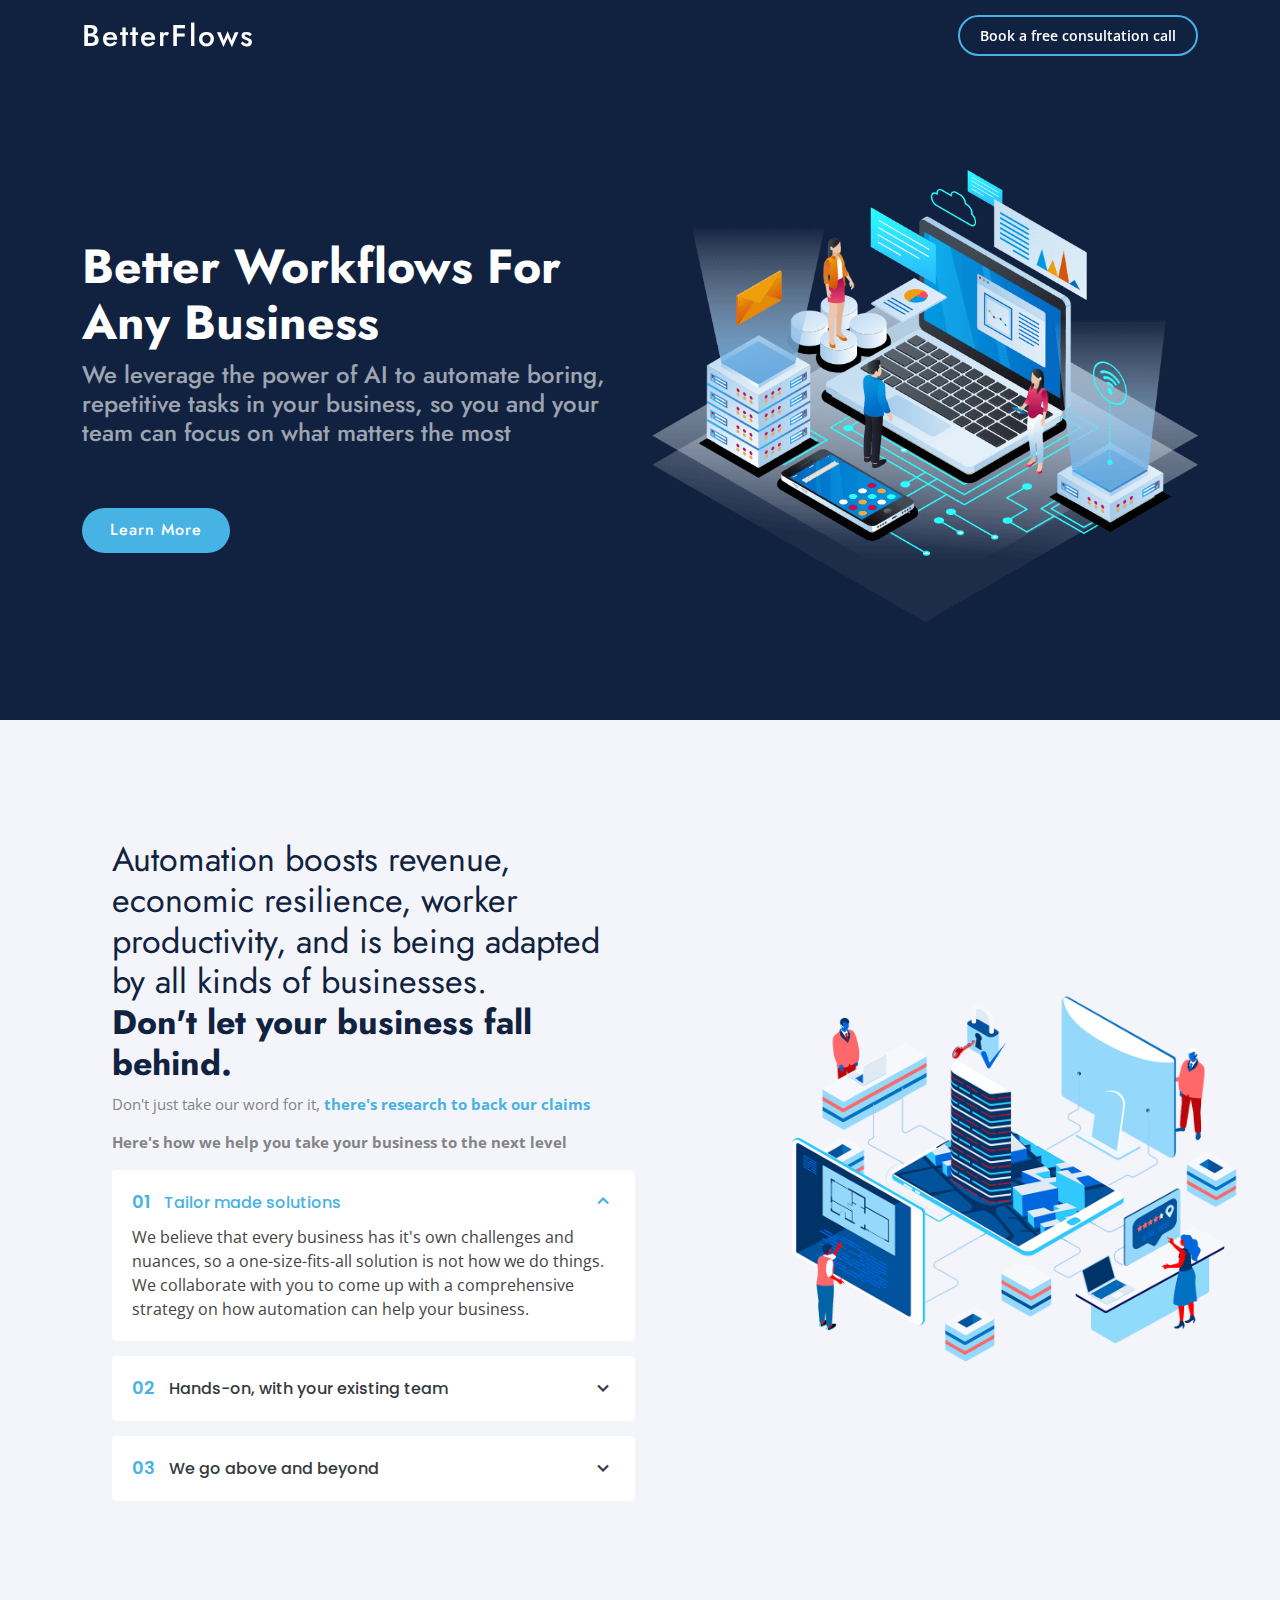
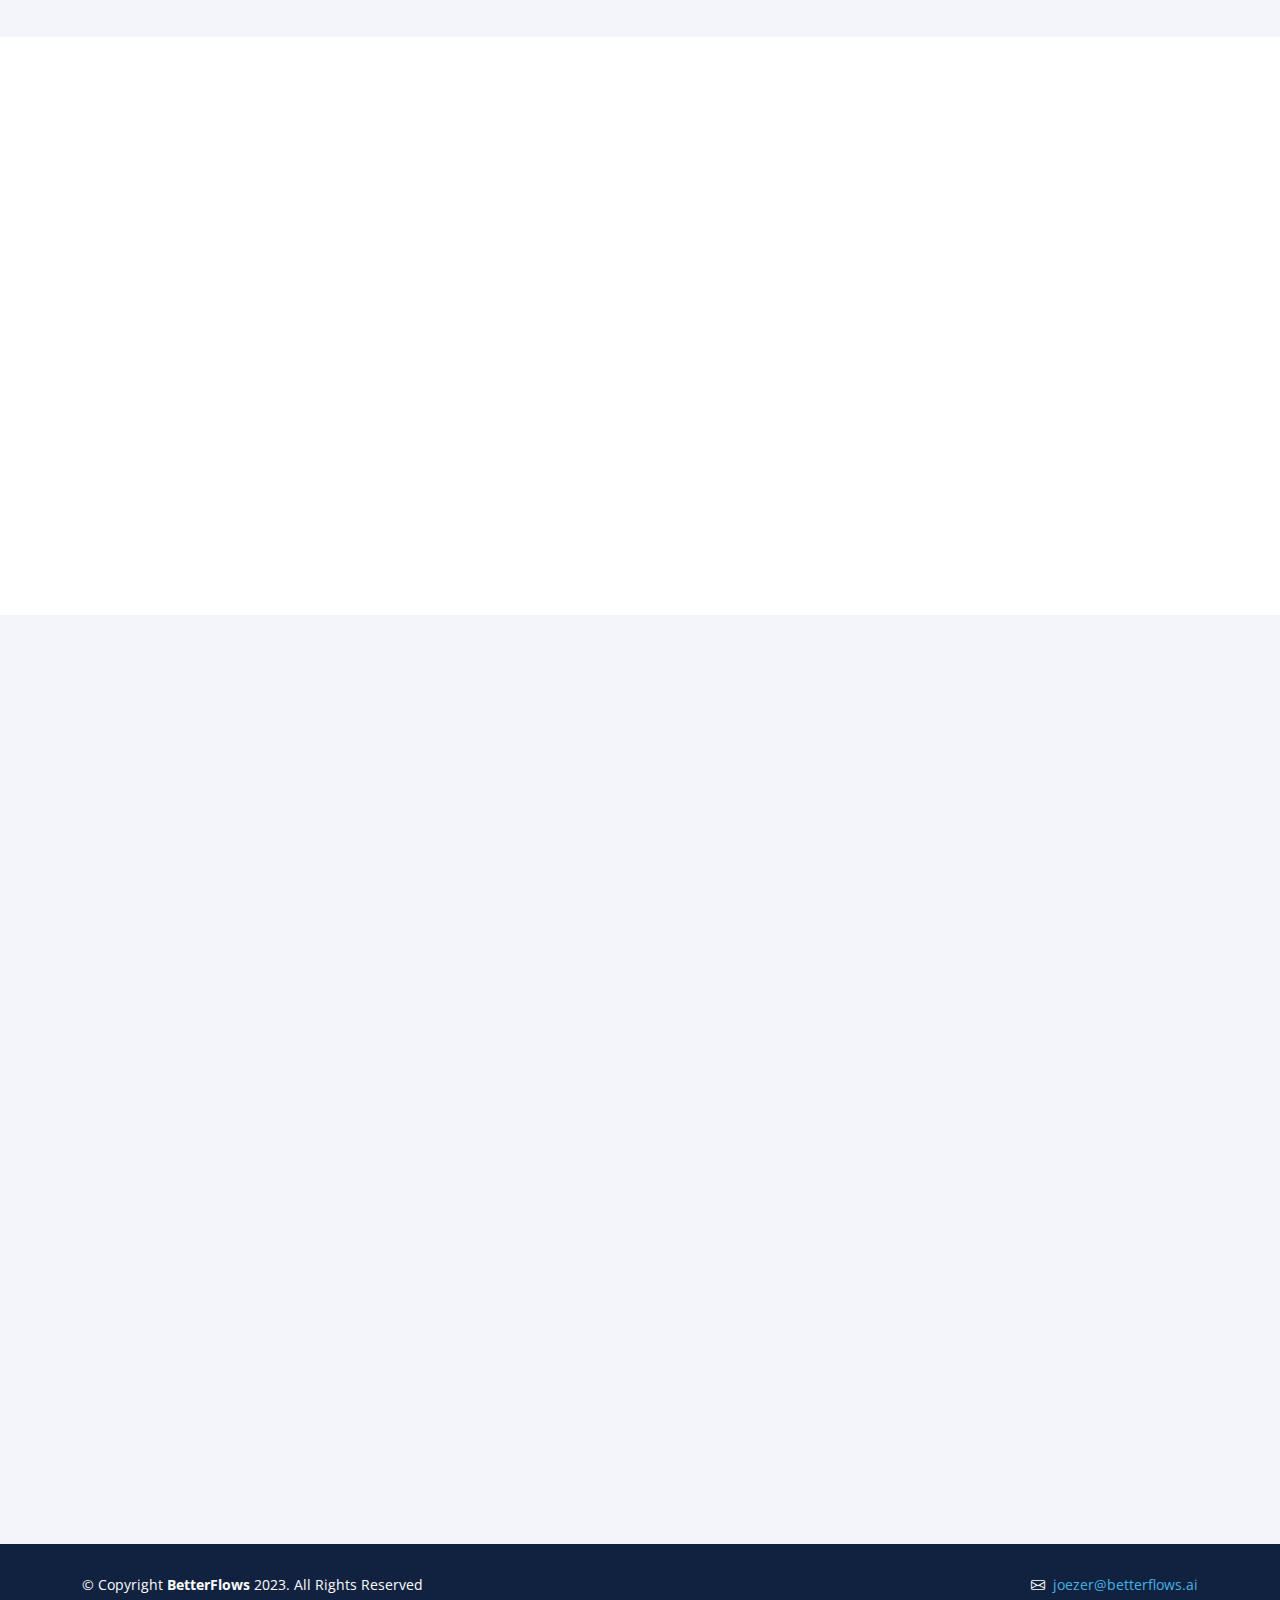
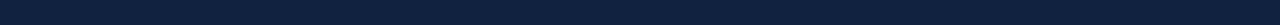
<file: index.html>
<!DOCTYPE html>
<html lang="en">

<head>
  <meta charset="utf-8">
  <meta content="width=device-width, initial-scale=1.0" name="viewport">

  <title>BetterFlows - Automation for every business</title>
  <meta content="" name="description">
  <meta content="" name="keywords">

  <!-- Favicons -->
  <link href="assets/img/favicon.png" rel="icon">
  <link href="assets/img/apple-touch-icon.png" rel="apple-touch-icon">

  <!-- Google Fonts -->
  <link href="https://fonts.googleapis.com/css?family=Open+Sans:300,300i,400,400i,600,600i,700,700i|Jost:300,300i,400,400i,500,500i,600,600i,700,700i|Poppins:300,300i,400,400i,500,500i,600,600i,700,700i" rel="stylesheet">

  <!-- Vendor CSS Files -->
  <link href="assets/vendor/aos/aos.css" rel="stylesheet">
  <link href="assets/vendor/bootstrap/css/bootstrap.min.css" rel="stylesheet">
  <link href="assets/vendor/bootstrap-icons/bootstrap-icons.css" rel="stylesheet">
  <link href="assets/vendor/boxicons/css/boxicons.min.css" rel="stylesheet">
  <link href="assets/vendor/glightbox/css/glightbox.min.css" rel="stylesheet">
  <link href="assets/vendor/remixicon/remixicon.css" rel="stylesheet">
  <link href="assets/vendor/swiper/swiper-bundle.min.css" rel="stylesheet">

  <!-- Template Main CSS File -->
  <link href="assets/css/style.css" rel="stylesheet">
</head>

<body>

  <!-- ======= Header ======= -->
  <header id="header" class="fixed-top ">
    <div class="container d-flex align-items-center">

      <h1 class="logo me-auto"><a href="index.html">BetterFlows</a></h1>
      <nav id="navbar" class="navbar">
        <ul>
          <li><a class="getstarted scrollto" href="#scheduleCall">Book a free consultation call</a></li>
        </ul>
        <i class="bi bi-list mobile-nav-toggle"></i>
      </nav><!-- .navbar -->

    </div>
  </header><!-- End Header -->

  <!-- ======= Hero Section ======= -->
  <section id="hero" class="d-flex align-items-center">

    <div class="container">
      <div class="row">
        <div class="col-lg-6 d-flex flex-column justify-content-center pt-4 pt-lg-0 order-2 order-lg-1" data-aos="fade-up" data-aos-delay="200">
          <h1>Better Workflows For Any Business</h1>
          <h2>We leverage the power of AI to automate boring, repetitive tasks in your business, so you and your team can focus on what matters the most</h2>
          <div class="d-flex justify-content-center justify-content-lg-start">
            <a href="#why-us" class="btn-get-started scrollto">Learn More</a>
          </div>
        </div>
        <div class="col-lg-6 order-1 order-lg-2 hero-img" data-aos="zoom-in" data-aos-delay="200">
          <img src="assets/img/hero-img.png" class="img-fluid animated" alt="">
        </div>
      </div>
    </div>

  </section><!-- End Hero -->

  <main id="main">
    <!-- ======= Why Us Section ======= -->
    <section id="why-us" class="why-us section-bg">
      <div class="container-fluid" data-aos="fade-up">

        <div class="row">

          <div class="col-lg-7 d-flex flex-column justify-content-center align-items-stretch  order-2 order-lg-1">

            <div class="content">
              <h3>
                Automation boosts revenue, economic resilience, worker productivity, and is being adapted by all kinds of businesses.
                <br />
                <strong>
                  Don't let your business fall behind.
                </strong>
              </h3>
              <p>
                  Don't just take our word for it, <strong><a target="_blank" href="https://www.businesswire.com/news/home/20211116005688/en/New-Study-Finds-Automation-Adds-195-Billion-to-Monthly-Business-Revenue-in-the-U.S.-and-%C2%A314-Billion-in-the-UK">there's research to back our claims</a></strong>
              </p>
              <p>
                <strong>
                  Here's how we help you take your business to the next level
                </strong>
              </p>
            </div>

            <div class="accordion-list">
              <ul>
                <li>
                  <a data-bs-toggle="collapse" class="collapse" data-bs-target="#accordion-list-1"><span>01</span> Tailor made solutions <i class="bx bx-chevron-down icon-show"></i><i class="bx bx-chevron-up icon-close"></i></a>
                  <div id="accordion-list-1" class="collapse show" data-bs-parent=".accordion-list">
                    <p>
                      We believe that every business has it's own challenges and nuances, so a one-size-fits-all solution is not how we do things. We collaborate with you to come up with a comprehensive strategy on how automation can help your business.
                    </p>
                  </div>
                </li>

                <li>
                  <a data-bs-toggle="collapse" data-bs-target="#accordion-list-2" class="collapsed"><span>02</span> Hands-on, with your existing team <i class="bx bx-chevron-down icon-show"></i><i class="bx bx-chevron-up icon-close"></i></a>
                  <div id="accordion-list-2" class="collapse" data-bs-parent=".accordion-list">
                    <p>
                      We are friendly and resourceful, and we will work with your team to identify and address redundant and time consuming tasks to build operational excellence.
                    </p>
                  </div>
                </li>

                <li>
                  <a data-bs-toggle="collapse" data-bs-target="#accordion-list-3" class="collapsed"><span>03</span> We go above and beyond <i class="bx bx-chevron-down icon-show"></i><i class="bx bx-chevron-up icon-close"></i></a>
                  <div id="accordion-list-3" class="collapse" data-bs-parent=".accordion-list">
                    <p>
                      We are not fazed by challenges, we love them. We dig deep into our chest of expertise and creativity to simplify and automate even the most tangled of workflows.
                    </p>
                  </div>
                </li>
              </ul>
            </div>
          </div>
          <div class="col-lg-5 align-items-stretch order-1 order-lg-2 img" style='background-image: url("assets/img/why-us.png");' data-aos="zoom-in" data-aos-delay="150">&nbsp;</div>
        </div>

      </div>
    </section><!-- End Why Us Section -->

    <!-- ======= Services Section ======= -->
    <section id="services" class="services">
      <div class="container" data-aos="fade-up">

        <div class="section-title">
          <h2>Services</h2>
        </div>

        <div class="row">
          <div class="col-xl-3 col-md-6 d-flex align-items-stretch" data-aos="zoom-in" data-aos-delay="100">
            <div class="icon-box">
              <h4 class="accent-text">Workflow Analysis & Optimization</h4>
              <p>We streamline complex workflows, identify bottlenecks, and implement customized automation solutions for increased efficiency.</p>
            </div>
          </div>

          <div class="col-xl-3 col-md-6 d-flex align-items-stretch mt-4 mt-md-0" data-aos="zoom-in" data-aos-delay="200">
            <div class="icon-box">
              <h4 class="accent-text">Intelligent Process Automation (IPA)</h4>
              <p>We combine RPA and AI to create advanced bots capable of handling intricate tasks and data integration across multiple systems</p>
            </div>
          </div>

          <div class="col-xl-3 col-md-6 d-flex align-items-stretch mt-4 mt-xl-0" data-aos="zoom-in" data-aos-delay="400">
            <div class="icon-box">
              <h4 class="accent-text">Customer Engagement Automation</h4>
              <p>We enhance customer interactions and support through AI-powered chatbots, personalized messaging, and automated customer feedback systems</p>
            </div>
          </div>

          <div class="col-xl-3 col-md-6 d-flex align-items-stretch mt-4 mt-xl-0" data-aos="zoom-in" data-aos-delay="300">
            <div class="icon-box">
              <h4 class="accent-text">AI-Driven Customer Retention & Lead Generation</h4>
              <p>We leverage AI tools for personalized engagement and predictive analytics to retain customers and generate high-quality leads</p>
            </div>
          </div>
        </div>
      </div>
    </section><!-- End Services Section -->

    <!-- ======= Contact Section ======= -->
    <section id="scheduleCall" class="contact section-bg">
      <div class="container" data-aos="fade-up">
        <div class="section-title">
          <h2>Schedule a free call with us</h2>
          <p></p>
        </div>

        <div class="row">
          <!-- Calendly inline widget begin -->
            <div class="calendly-inline-widget" data-url="https://calendly.com/betterflows/30-minute-introduction-call?hide_event_type_details=1&hide_gdpr_banner=1" style="min-width:320px;height:700px;"></div>
            <script type="text/javascript" src="https://assets.calendly.com/assets/external/widget.js" async></script>
          <!-- Calendly inline widget end -->
        </div>

      </div>
    </section>
    <!-- End Contact Section -->

  </main><!-- End #main -->

  <!-- ======= Footer ======= -->
  <footer id="footer">
    <div class="container footer-bottom">
      <div class="copyright">
        &copy; Copyright <strong><span>BetterFlows</span></strong> 2023. All Rights Reserved
      </div>
      <div>
        <i class="bi bi-envelope"></i>&nbsp;
        <a href="mailto:joezer@betterflows.ai">joezer@betterflows.ai</a>
      </div>
    </div>
  </footer><!-- End Footer -->

  <div id="preloader"></div>
  <!-- Vendor JS Files -->
  <script src="assets/vendor/aos/aos.js"></script>
  <script src="assets/vendor/bootstrap/js/bootstrap.bundle.min.js"></script>
  <script src="assets/vendor/glightbox/js/glightbox.min.js"></script>
  <script src="assets/vendor/isotope-layout/isotope.pkgd.min.js"></script>
  <script src="assets/vendor/swiper/swiper-bundle.min.js"></script>
  <script src="assets/vendor/waypoints/noframework.waypoints.js"></script>
  <script src="assets/vendor/php-email-form/validate.js"></script>

  <!-- Template Main JS File -->
  <script src="assets/js/main.js"></script>

</body>

</html>
</file>
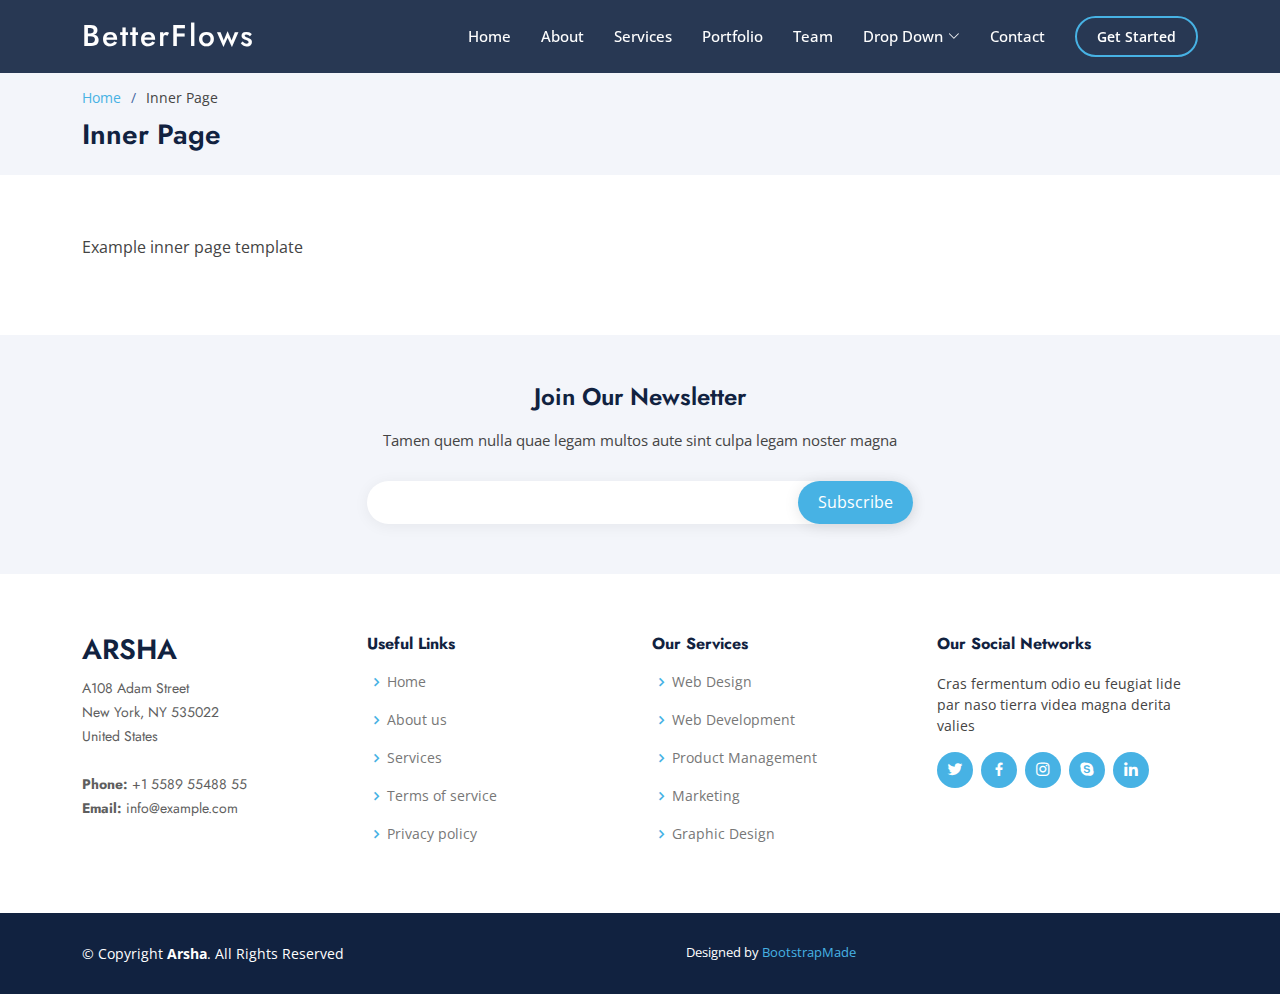
<file: inner-page.html>
<!DOCTYPE html>
<html lang="en">

<head>
  <meta charset="utf-8">
  <meta content="width=device-width, initial-scale=1.0" name="viewport">

  <title>BetterFlows - Automation for every business</title>
  <meta content="" name="description">
  <meta content="" name="keywords">

  <!-- Favicons -->
  <link href="assets/img/favicon.png" rel="icon">
  <link href="assets/img/apple-touch-icon.png" rel="apple-touch-icon">

  <!-- Google Fonts -->
  <link href="https://fonts.googleapis.com/css?family=Open+Sans:300,300i,400,400i,600,600i,700,700i|Jost:300,300i,400,400i,500,500i,600,600i,700,700i|Poppins:300,300i,400,400i,500,500i,600,600i,700,700i" rel="stylesheet">

  <!-- Vendor CSS Files -->
  <link href="assets/vendor/aos/aos.css" rel="stylesheet">
  <link href="assets/vendor/bootstrap/css/bootstrap.min.css" rel="stylesheet">
  <link href="assets/vendor/bootstrap-icons/bootstrap-icons.css" rel="stylesheet">
  <link href="assets/vendor/boxicons/css/boxicons.min.css" rel="stylesheet">
  <link href="assets/vendor/glightbox/css/glightbox.min.css" rel="stylesheet">
  <link href="assets/vendor/remixicon/remixicon.css" rel="stylesheet">
  <link href="assets/vendor/swiper/swiper-bundle.min.css" rel="stylesheet">

  <!-- Template Main CSS File -->
  <link href="assets/css/style.css" rel="stylesheet">
</head>

<body>

  <!-- ======= Header ======= -->
  <header id="header" class="fixed-top header-inner-pages">
    <div class="container d-flex align-items-center">

      <h1 class="logo me-auto"><a href="index.html">BetterFlows</a></h1>
      <!-- Uncomment below if you prefer to use an image logo -->
      <!-- <a href="index.html" class="logo me-auto"><img src="assets/img/logo.png" alt="" class="img-fluid"></a>-->

      <nav id="navbar" class="navbar">
        <ul>
          <li><a class="nav-link scrollto " href="#hero">Home</a></li>
          <li><a class="nav-link scrollto" href="#about">About</a></li>
          <li><a class="nav-link scrollto" href="#services">Services</a></li>
          <li><a class="nav-link   scrollto" href="#portfolio">Portfolio</a></li>
          <li><a class="nav-link scrollto" href="#team">Team</a></li>
          <li class="dropdown"><a href="#"><span>Drop Down</span> <i class="bi bi-chevron-down"></i></a>
            <ul>
              <li><a href="#">Drop Down 1</a></li>
              <li class="dropdown"><a href="#"><span>Deep Drop Down</span> <i class="bi bi-chevron-right"></i></a>
                <ul>
                  <li><a href="#">Deep Drop Down 1</a></li>
                  <li><a href="#">Deep Drop Down 2</a></li>
                  <li><a href="#">Deep Drop Down 3</a></li>
                  <li><a href="#">Deep Drop Down 4</a></li>
                  <li><a href="#">Deep Drop Down 5</a></li>
                </ul>
              </li>
              <li><a href="#">Drop Down 2</a></li>
              <li><a href="#">Drop Down 3</a></li>
              <li><a href="#">Drop Down 4</a></li>
            </ul>
          </li>
          <li><a class="nav-link scrollto" href="#contact">Contact</a></li>
          <li><a class="getstarted scrollto" href="#about">Get Started</a></li>
        </ul>
        <i class="bi bi-list mobile-nav-toggle"></i>
      </nav><!-- .navbar -->

    </div>
  </header><!-- End Header -->

  <main id="main">

    <!-- ======= Breadcrumbs ======= -->
    <section id="breadcrumbs" class="breadcrumbs">
      <div class="container">

        <ol>
          <li><a href="index.html">Home</a></li>
          <li>Inner Page</li>
        </ol>
        <h2>Inner Page</h2>

      </div>
    </section><!-- End Breadcrumbs -->

    <section class="inner-page">
      <div class="container">
        <p>
          Example inner page template
        </p>
      </div>
    </section>

  </main><!-- End #main -->

  <!-- ======= Footer ======= -->
  <footer id="footer">

    <div class="footer-newsletter">
      <div class="container">
        <div class="row justify-content-center">
          <div class="col-lg-6">
            <h4>Join Our Newsletter</h4>
            <p>Tamen quem nulla quae legam multos aute sint culpa legam noster magna</p>
            <form action="" method="post">
              <input type="email" name="email"><input type="submit" value="Subscribe">
            </form>
          </div>
        </div>
      </div>
    </div>

    <div class="footer-top">
      <div class="container">
        <div class="row">

          <div class="col-lg-3 col-md-6 footer-contact">
            <h3>Arsha</h3>
            <p>
              A108 Adam Street <br>
              New York, NY 535022<br>
              United States <br><br>
              <strong>Phone:</strong> +1 5589 55488 55<br>
              <strong>Email:</strong> info@example.com<br>
            </p>
          </div>

          <div class="col-lg-3 col-md-6 footer-links">
            <h4>Useful Links</h4>
            <ul>
              <li><i class="bx bx-chevron-right"></i> <a href="#">Home</a></li>
              <li><i class="bx bx-chevron-right"></i> <a href="#">About us</a></li>
              <li><i class="bx bx-chevron-right"></i> <a href="#">Services</a></li>
              <li><i class="bx bx-chevron-right"></i> <a href="#">Terms of service</a></li>
              <li><i class="bx bx-chevron-right"></i> <a href="#">Privacy policy</a></li>
            </ul>
          </div>

          <div class="col-lg-3 col-md-6 footer-links">
            <h4>Our Services</h4>
            <ul>
              <li><i class="bx bx-chevron-right"></i> <a href="#">Web Design</a></li>
              <li><i class="bx bx-chevron-right"></i> <a href="#">Web Development</a></li>
              <li><i class="bx bx-chevron-right"></i> <a href="#">Product Management</a></li>
              <li><i class="bx bx-chevron-right"></i> <a href="#">Marketing</a></li>
              <li><i class="bx bx-chevron-right"></i> <a href="#">Graphic Design</a></li>
            </ul>
          </div>

          <div class="col-lg-3 col-md-6 footer-links">
            <h4>Our Social Networks</h4>
            <p>Cras fermentum odio eu feugiat lide par naso tierra videa magna derita valies</p>
            <div class="social-links mt-3">
              <a href="#" class="twitter"><i class="bx bxl-twitter"></i></a>
              <a href="#" class="facebook"><i class="bx bxl-facebook"></i></a>
              <a href="#" class="instagram"><i class="bx bxl-instagram"></i></a>
              <a href="#" class="google-plus"><i class="bx bxl-skype"></i></a>
              <a href="#" class="linkedin"><i class="bx bxl-linkedin"></i></a>
            </div>
          </div>

        </div>
      </div>
    </div>

    <div class="container footer-bottom clearfix">
      <div class="copyright">
        &copy; Copyright <strong><span>Arsha</span></strong>. All Rights Reserved
      </div>
      <div class="credits">
        <!-- All the links in the footer should remain intact. -->
        <!-- You can delete the links only if you purchased the pro version. -->
        <!-- Licensing information: https://bootstrapmade.com/license/ -->
        <!-- Purchase the pro version with working PHP/AJAX contact form: https://bootstrapmade.com/arsha-free-bootstrap-html-template-corporate/ -->
        Designed by <a href="https://bootstrapmade.com/">BootstrapMade</a>
      </div>
    </div>
  </footer><!-- End Footer -->

  <div id="preloader"></div>
  <a href="#" class="back-to-top d-flex align-items-center justify-content-center"><i class="bi bi-arrow-up-short"></i></a>

  <!-- Vendor JS Files -->
  <script src="assets/vendor/aos/aos.js"></script>
  <script src="assets/vendor/bootstrap/js/bootstrap.bundle.min.js"></script>
  <script src="assets/vendor/glightbox/js/glightbox.min.js"></script>
  <script src="assets/vendor/isotope-layout/isotope.pkgd.min.js"></script>
  <script src="assets/vendor/swiper/swiper-bundle.min.js"></script>
  <script src="assets/vendor/waypoints/noframework.waypoints.js"></script>
  <script src="assets/vendor/php-email-form/validate.js"></script>

  <!-- Template Main JS File -->
  <script src="assets/js/main.js"></script>

</body>

</html>
</file>
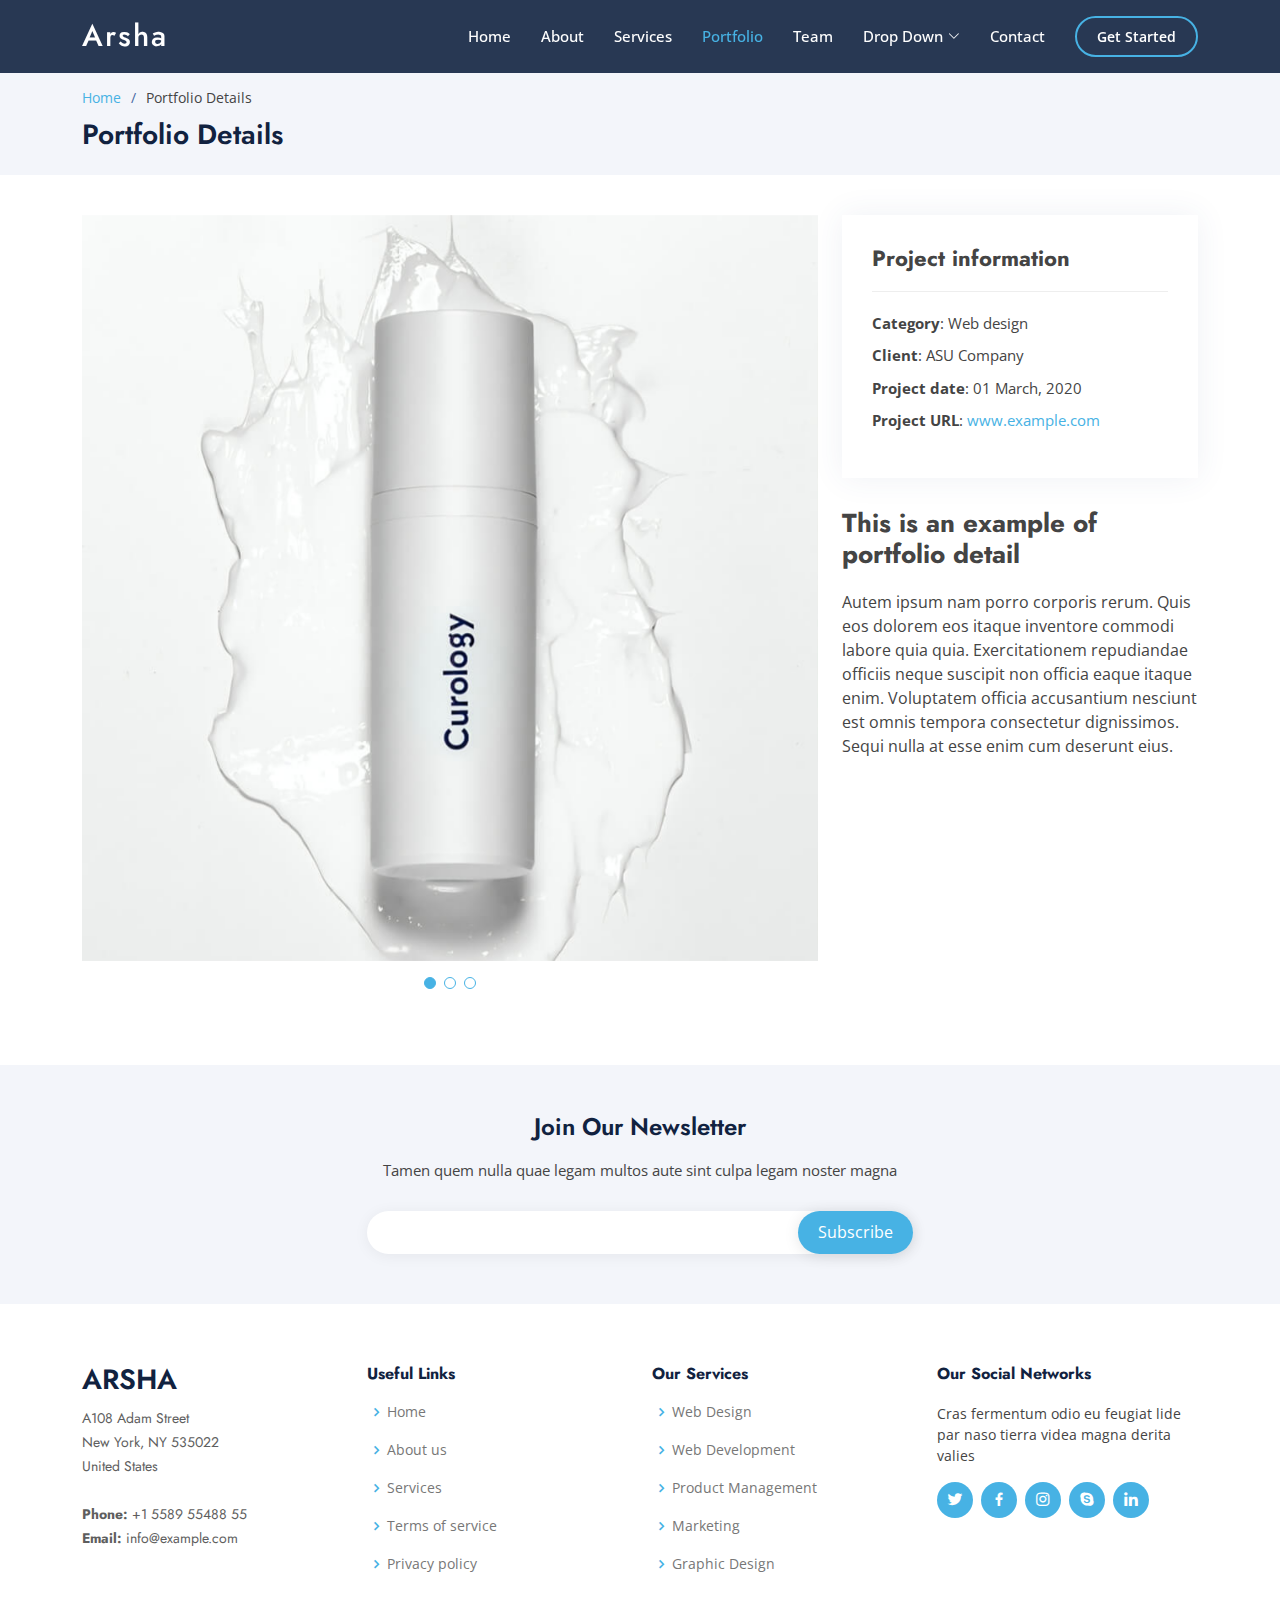
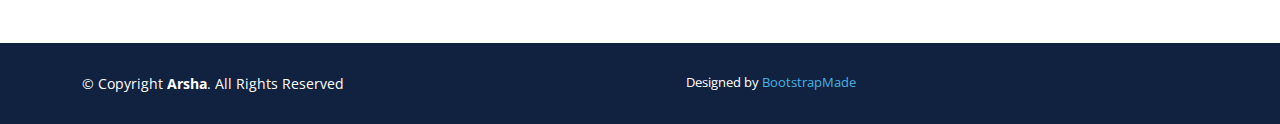
<file: portfolio-details.html>
<!DOCTYPE html>
<html lang="en">

<head>
  <meta charset="utf-8">
  <meta content="width=device-width, initial-scale=1.0" name="viewport">

  <title>Portfolio Details - Arsha Bootstrap Template</title>
  <meta content="" name="description">
  <meta content="" name="keywords">

  <!-- Favicons -->
  <link href="assets/img/favicon.png" rel="icon">
  <link href="assets/img/apple-touch-icon.png" rel="apple-touch-icon">

  <!-- Google Fonts -->
  <link href="https://fonts.googleapis.com/css?family=Open+Sans:300,300i,400,400i,600,600i,700,700i|Jost:300,300i,400,400i,500,500i,600,600i,700,700i|Poppins:300,300i,400,400i,500,500i,600,600i,700,700i" rel="stylesheet">

  <!-- Vendor CSS Files -->
  <link href="assets/vendor/aos/aos.css" rel="stylesheet">
  <link href="assets/vendor/bootstrap/css/bootstrap.min.css" rel="stylesheet">
  <link href="assets/vendor/bootstrap-icons/bootstrap-icons.css" rel="stylesheet">
  <link href="assets/vendor/boxicons/css/boxicons.min.css" rel="stylesheet">
  <link href="assets/vendor/glightbox/css/glightbox.min.css" rel="stylesheet">
  <link href="assets/vendor/remixicon/remixicon.css" rel="stylesheet">
  <link href="assets/vendor/swiper/swiper-bundle.min.css" rel="stylesheet">

  <!-- Template Main CSS File -->
  <link href="assets/css/style.css" rel="stylesheet">

  <!-- =======================================================
  * Template Name: Arsha
  * Updated: Jul 27 2023 with Bootstrap v5.3.1
  * Template URL: https://bootstrapmade.com/arsha-free-bootstrap-html-template-corporate/
  * Author: BootstrapMade.com
  * License: https://bootstrapmade.com/license/
  ======================================================== -->
</head>

<body>

  <!-- ======= Header ======= -->
  <header id="header" class="fixed-top header-inner-pages">
    <div class="container d-flex align-items-center">

      <h1 class="logo me-auto"><a href="index.html">Arsha</a></h1>
      <!-- Uncomment below if you prefer to use an image logo -->
      <!-- <a href="index.html" class="logo me-auto"><img src="assets/img/logo.png" alt="" class="img-fluid"></a>-->

      <nav id="navbar" class="navbar">
        <ul>
          <li><a class="nav-link scrollto " href="#hero">Home</a></li>
          <li><a class="nav-link scrollto" href="#about">About</a></li>
          <li><a class="nav-link scrollto" href="#services">Services</a></li>
          <li><a class="nav-link  active scrollto" href="#portfolio">Portfolio</a></li>
          <li><a class="nav-link scrollto" href="#team">Team</a></li>
          <li class="dropdown"><a href="#"><span>Drop Down</span> <i class="bi bi-chevron-down"></i></a>
            <ul>
              <li><a href="#">Drop Down 1</a></li>
              <li class="dropdown"><a href="#"><span>Deep Drop Down</span> <i class="bi bi-chevron-right"></i></a>
                <ul>
                  <li><a href="#">Deep Drop Down 1</a></li>
                  <li><a href="#">Deep Drop Down 2</a></li>
                  <li><a href="#">Deep Drop Down 3</a></li>
                  <li><a href="#">Deep Drop Down 4</a></li>
                  <li><a href="#">Deep Drop Down 5</a></li>
                </ul>
              </li>
              <li><a href="#">Drop Down 2</a></li>
              <li><a href="#">Drop Down 3</a></li>
              <li><a href="#">Drop Down 4</a></li>
            </ul>
          </li>
          <li><a class="nav-link scrollto" href="#contact">Contact</a></li>
          <li><a class="getstarted scrollto" href="#about">Get Started</a></li>
        </ul>
        <i class="bi bi-list mobile-nav-toggle"></i>
      </nav><!-- .navbar -->

    </div>
  </header><!-- End Header -->

  <main id="main">

    <!-- ======= Breadcrumbs ======= -->
    <section id="breadcrumbs" class="breadcrumbs">
      <div class="container">

        <ol>
          <li><a href="index.html">Home</a></li>
          <li>Portfolio Details</li>
        </ol>
        <h2>Portfolio Details</h2>

      </div>
    </section><!-- End Breadcrumbs -->

    <!-- ======= Portfolio Details Section ======= -->
    <section id="portfolio-details" class="portfolio-details">
      <div class="container">

        <div class="row gy-4">

          <div class="col-lg-8">
            <div class="portfolio-details-slider swiper">
              <div class="swiper-wrapper align-items-center">

                <div class="swiper-slide">
                  <img src="assets/img/portfolio/portfolio-1.jpg" alt="">
                </div>

                <div class="swiper-slide">
                  <img src="assets/img/portfolio/portfolio-2.jpg" alt="">
                </div>

                <div class="swiper-slide">
                  <img src="assets/img/portfolio/portfolio-3.jpg" alt="">
                </div>

              </div>
              <div class="swiper-pagination"></div>
            </div>
          </div>

          <div class="col-lg-4">
            <div class="portfolio-info">
              <h3>Project information</h3>
              <ul>
                <li><strong>Category</strong>: Web design</li>
                <li><strong>Client</strong>: ASU Company</li>
                <li><strong>Project date</strong>: 01 March, 2020</li>
                <li><strong>Project URL</strong>: <a href="#">www.example.com</a></li>
              </ul>
            </div>
            <div class="portfolio-description">
              <h2>This is an example of portfolio detail</h2>
              <p>
                Autem ipsum nam porro corporis rerum. Quis eos dolorem eos itaque inventore commodi labore quia quia. Exercitationem repudiandae officiis neque suscipit non officia eaque itaque enim. Voluptatem officia accusantium nesciunt est omnis tempora consectetur dignissimos. Sequi nulla at esse enim cum deserunt eius.
              </p>
            </div>
          </div>

        </div>

      </div>
    </section><!-- End Portfolio Details Section -->

  </main><!-- End #main -->

  <!-- ======= Footer ======= -->
  <footer id="footer">

    <div class="footer-newsletter">
      <div class="container">
        <div class="row justify-content-center">
          <div class="col-lg-6">
            <h4>Join Our Newsletter</h4>
            <p>Tamen quem nulla quae legam multos aute sint culpa legam noster magna</p>
            <form action="" method="post">
              <input type="email" name="email"><input type="submit" value="Subscribe">
            </form>
          </div>
        </div>
      </div>
    </div>

    <div class="footer-top">
      <div class="container">
        <div class="row">

          <div class="col-lg-3 col-md-6 footer-contact">
            <h3>Arsha</h3>
            <p>
              A108 Adam Street <br>
              New York, NY 535022<br>
              United States <br><br>
              <strong>Phone:</strong> +1 5589 55488 55<br>
              <strong>Email:</strong> info@example.com<br>
            </p>
          </div>

          <div class="col-lg-3 col-md-6 footer-links">
            <h4>Useful Links</h4>
            <ul>
              <li><i class="bx bx-chevron-right"></i> <a href="#">Home</a></li>
              <li><i class="bx bx-chevron-right"></i> <a href="#">About us</a></li>
              <li><i class="bx bx-chevron-right"></i> <a href="#">Services</a></li>
              <li><i class="bx bx-chevron-right"></i> <a href="#">Terms of service</a></li>
              <li><i class="bx bx-chevron-right"></i> <a href="#">Privacy policy</a></li>
            </ul>
          </div>

          <div class="col-lg-3 col-md-6 footer-links">
            <h4>Our Services</h4>
            <ul>
              <li><i class="bx bx-chevron-right"></i> <a href="#">Web Design</a></li>
              <li><i class="bx bx-chevron-right"></i> <a href="#">Web Development</a></li>
              <li><i class="bx bx-chevron-right"></i> <a href="#">Product Management</a></li>
              <li><i class="bx bx-chevron-right"></i> <a href="#">Marketing</a></li>
              <li><i class="bx bx-chevron-right"></i> <a href="#">Graphic Design</a></li>
            </ul>
          </div>

          <div class="col-lg-3 col-md-6 footer-links">
            <h4>Our Social Networks</h4>
            <p>Cras fermentum odio eu feugiat lide par naso tierra videa magna derita valies</p>
            <div class="social-links mt-3">
              <a href="#" class="twitter"><i class="bx bxl-twitter"></i></a>
              <a href="#" class="facebook"><i class="bx bxl-facebook"></i></a>
              <a href="#" class="instagram"><i class="bx bxl-instagram"></i></a>
              <a href="#" class="google-plus"><i class="bx bxl-skype"></i></a>
              <a href="#" class="linkedin"><i class="bx bxl-linkedin"></i></a>
            </div>
          </div>

        </div>
      </div>
    </div>

    <div class="container footer-bottom clearfix">
      <div class="copyright">
        &copy; Copyright <strong><span>Arsha</span></strong>. All Rights Reserved
      </div>
      <div class="credits">
        <!-- All the links in the footer should remain intact. -->
        <!-- You can delete the links only if you purchased the pro version. -->
        <!-- Licensing information: https://bootstrapmade.com/license/ -->
        <!-- Purchase the pro version with working PHP/AJAX contact form: https://bootstrapmade.com/arsha-free-bootstrap-html-template-corporate/ -->
        Designed by <a href="https://bootstrapmade.com/">BootstrapMade</a>
      </div>
    </div>
  </footer><!-- End Footer -->

  <div id="preloader"></div>
  <a href="#" class="back-to-top d-flex align-items-center justify-content-center"><i class="bi bi-arrow-up-short"></i></a>

  <!-- Vendor JS Files -->
  <script src="assets/vendor/aos/aos.js"></script>
  <script src="assets/vendor/bootstrap/js/bootstrap.bundle.min.js"></script>
  <script src="assets/vendor/glightbox/js/glightbox.min.js"></script>
  <script src="assets/vendor/isotope-layout/isotope.pkgd.min.js"></script>
  <script src="assets/vendor/swiper/swiper-bundle.min.js"></script>
  <script src="assets/vendor/waypoints/noframework.waypoints.js"></script>
  <script src="assets/vendor/php-email-form/validate.js"></script>

  <!-- Template Main JS File -->
  <script src="assets/js/main.js"></script>

</body>

</html>
</file>
<file: assets/css/style.css>
/* #112240 */

/**
* Template Name: Arsha
* Updated: Jul 27 2023 with Bootstrap v5.3.1
* Template URL: https://bootstrapmade.com/arsha-free-bootstrap-html-template-corporate/
* Author: BootstrapMade.com
* License: https://bootstrapmade.com/license/
*/

/*--------------------------------------------------------------
# General
--------------------------------------------------------------*/
body {
  font-family: "Open Sans", sans-serif;
  color: #444444;
}

a {
  color: #47b2e4;
  text-decoration: none;
}

a:hover {
  color: #73c5eb;
  text-decoration: none;
}

h1,
h2,
h3,
h4,
h5,
h6 {
  font-family: "Jost", sans-serif;
}

.accent-text {
  color: #47b2e4;
}

/*--------------------------------------------------------------
# Preloader
--------------------------------------------------------------*/
#preloader {
  position: fixed;
  top: 0;
  left: 0;
  right: 0;
  bottom: 0;
  z-index: 9999;
  overflow: hidden;
  background: #101724;
}

#preloader:before {
  content: "";
  position: fixed;
  top: calc(50% - 30px);
  left: calc(50% - 30px);
  border: 6px solid #112240;
  border-top-color: #fff;
  border-bottom-color: #fff;
  border-radius: 50%;
  width: 60px;
  height: 60px;
  animation: animate-preloader 1s linear infinite;
}

@keyframes animate-preloader {
  0% {
    transform: rotate(0deg);
  }

  100% {
    transform: rotate(360deg);
  }
}

/*--------------------------------------------------------------
# Back to top button
--------------------------------------------------------------*/
.back-to-top {
  position: fixed;
  visibility: hidden;
  opacity: 0;
  right: 15px;
  bottom: 15px;
  z-index: 996;
  background: #47b2e4;
  width: 40px;
  height: 40px;
  border-radius: 50px;
  transition: all 0.4s;
}

.back-to-top i {
  font-size: 24px;
  color: #fff;
  line-height: 0;
}

.back-to-top:hover {
  background: #6bc1e9;
  color: #fff;
}

.back-to-top.active {
  visibility: visible;
  opacity: 1;
}

/*--------------------------------------------------------------
# Header
--------------------------------------------------------------*/
#header {
  transition: all 0.5s;
  z-index: 997;
  padding: 15px 0;
}

#header.header-scrolled,
#header.header-inner-pages {
  background: rgba(17, 34, 64, 0.9);
}

#header .logo {
  font-size: 30px;
  margin: 0;
  padding: 0;
  line-height: 1;
  font-weight: 500;
  letter-spacing: 2px;
  /* text-transform: uppercase; */
}

#header .logo a {
  color: #fff;
}

#header .logo img {
  max-height: 40px;
}

/*--------------------------------------------------------------
# Navigation Menu
--------------------------------------------------------------*/
/**
* Desktop Navigation 
*/
.navbar {
  padding: 0;
}

.navbar ul {
  margin: 0;
  padding: 0;
  display: flex;
  list-style: none;
  align-items: center;
}

.navbar li {
  position: relative;
}

.navbar a,
.navbar a:focus {
  display: flex;
  align-items: center;
  justify-content: space-between;
  padding: 10px 0 10px 30px;
  font-size: 15px;
  font-weight: 500;
  color: #fff;
  white-space: nowrap;
  transition: 0.3s;
}

.navbar a i,
.navbar a:focus i {
  font-size: 12px;
  line-height: 0;
  margin-left: 5px;
}

.navbar a:hover,
.navbar .active,
.navbar .active:focus,
.navbar li:hover>a {
  color: #47b2e4;
}

.navbar .getstarted,
.navbar .getstarted:focus {
  padding: 8px 20px;
  margin-left: 30px;
  border-radius: 50px;
  color: #fff;
  font-size: 14px;
  border: 2px solid #47b2e4;
  font-weight: 600;
}

.navbar .getstarted:hover,
.navbar .getstarted:focus:hover {
  color: #fff;
  background: #31a9e1;
}

.navbar .dropdown ul {
  display: block;
  position: absolute;
  left: 14px;
  top: calc(100% + 30px);
  margin: 0;
  padding: 10px 0;
  z-index: 99;
  opacity: 0;
  visibility: hidden;
  background: #fff;
  box-shadow: 0px 0px 30px rgba(127, 137, 161, 0.25);
  transition: 0.3s;
  border-radius: 4px;
}

.navbar .dropdown ul li {
  min-width: 200px;
}

.navbar .dropdown ul a {
  padding: 10px 20px;
  font-size: 14px;
  text-transform: none;
  font-weight: 500;
  color: #0c3c53;
}

.navbar .dropdown ul a i {
  font-size: 12px;
}

.navbar .dropdown ul a:hover,
.navbar .dropdown ul .active:hover,
.navbar .dropdown ul li:hover>a {
  color: #47b2e4;
}

.navbar .dropdown:hover>ul {
  opacity: 1;
  top: 100%;
  visibility: visible;
}

.navbar .dropdown .dropdown ul {
  top: 0;
  left: calc(100% - 30px);
  visibility: hidden;
}

.navbar .dropdown .dropdown:hover>ul {
  opacity: 1;
  top: 0;
  left: 100%;
  visibility: visible;
}

@media (max-width: 1366px) {
  .navbar .dropdown .dropdown ul {
    left: -90%;
  }

  .navbar .dropdown .dropdown:hover>ul {
    left: -100%;
  }
}

/**
* Mobile Navigation 
*/
.mobile-nav-toggle {
  color: #fff;
  font-size: 28px;
  cursor: pointer;
  display: none;
  line-height: 0;
  transition: 0.5s;
}

.mobile-nav-toggle.bi-x {
  color: #fff;
}

@media (max-width: 991px) {
  .mobile-nav-toggle {
    display: block;
  }

  .navbar ul {
    display: none;
  }
}

.navbar-mobile {
  position: fixed;
  overflow: hidden;
  top: 0;
  right: 0;
  left: 0;
  bottom: 0;
  background: rgba(17, 34, 64, 0.9);
  transition: 0.3s;
  z-index: 999;
}

.navbar-mobile .mobile-nav-toggle {
  position: absolute;
  top: 15px;
  right: 15px;
}

.navbar-mobile ul {
  display: block;
  position: absolute;
  top: 55px;
  right: 15px;
  bottom: 15px;
  left: 15px;
  padding: 10px 0;
  border-radius: 10px;
  background-color: #fff;
  overflow-y: auto;
  transition: 0.3s;
}

.navbar-mobile a,
.navbar-mobile a:focus {
  padding: 10px 20px;
  font-size: 15px;
  color: #112240;
}

.navbar-mobile a:hover,
.navbar-mobile .active,
.navbar-mobile li:hover>a {
  color: #47b2e4;
}

.navbar-mobile .getstarted,
.navbar-mobile .getstarted:focus {
  margin: 15px;
  color: #112240;
}

.navbar-mobile .dropdown ul {
  position: static;
  display: none;
  margin: 10px 20px;
  padding: 10px 0;
  z-index: 99;
  opacity: 1;
  visibility: visible;
  background: #fff;
  box-shadow: 0px 0px 30px rgba(127, 137, 161, 0.25);
}

.navbar-mobile .dropdown ul li {
  min-width: 200px;
}

.navbar-mobile .dropdown ul a {
  padding: 10px 20px;
}

.navbar-mobile .dropdown ul a i {
  font-size: 12px;
}

.navbar-mobile .dropdown ul a:hover,
.navbar-mobile .dropdown ul .active:hover,
.navbar-mobile .dropdown ul li:hover>a {
  color: #47b2e4;
}

.navbar-mobile .dropdown>.dropdown-active {
  display: block;
  visibility: visible !important;
}

/*--------------------------------------------------------------
# Hero Section
--------------------------------------------------------------*/
#hero {
  width: 100%;
  height: 80vh;
  background: #112240;
}

#hero .container {
  padding-top: 72px;
}

#hero h1 {
  margin: 0 0 10px 0;
  font-size: 48px;
  font-weight: 700;
  line-height: 56px;
  color: #fff;
}

#hero h2 {
  color: rgba(255, 255, 255, 0.6);
  margin-bottom: 50px;
  font-size: 24px;
}

#hero .btn-get-started {
  font-family: "Jost", sans-serif;
  font-weight: 500;
  font-size: 16px;
  letter-spacing: 1px;
  display: inline-block;
  padding: 10px 28px 11px 28px;
  border-radius: 50px;
  transition: 0.5s;
  margin: 10px 0 0 0;
  color: #fff;
  background: #47b2e4;
}

#hero .btn-get-started:hover {
  background: #209dd8;
}

#hero .btn-watch-video {
  font-size: 16px;
  display: flex;
  align-items: center;
  transition: 0.5s;
  margin: 10px 0 0 25px;
  color: #fff;
  line-height: 1;
}

#hero .btn-watch-video i {
  line-height: 0;
  color: #fff;
  font-size: 32px;
  transition: 0.3s;
  margin-right: 8px;
}

#hero .btn-watch-video:hover i {
  color: #47b2e4;
}

#hero .animated {
  animation: up-down 2s ease-in-out infinite alternate-reverse both;
}

@media (max-width: 991px) {
  #hero {
    height: 100vh;
    text-align: center;
  }

  #hero .animated {
    animation: none;
  }

  #hero .hero-img {
    text-align: center;
  }

  #hero .hero-img img {
    width: 50%;
  }
}

@media (max-width: 768px) {
  #hero h1 {
    font-size: 28px;
    line-height: 36px;
  }

  #hero h2 {
    font-size: 18px;
    line-height: 24px;
    margin-bottom: 30px;
  }

  #hero .hero-img img {
    width: 70%;
  }
}

@media (max-width: 575px) {
  #hero .hero-img img {
    width: 80%;
  }

  #hero .btn-get-started {
    font-size: 16px;
    padding: 10px 24px 11px 24px;
  }
}

@keyframes up-down {
  0% {
    transform: translateY(10px);
  }

  100% {
    transform: translateY(-10px);
  }
}

/*--------------------------------------------------------------
# Sections General
--------------------------------------------------------------*/
section {
  padding: 60px 0;
  overflow: hidden;
}

.section-bg {
  background-color: #f3f5fa;
}

.section-title {
  text-align: center;
  padding-bottom: 30px;
}

.section-title h2 {
  font-size: 32px;
  font-weight: bold;
  text-transform: uppercase;
  margin-bottom: 20px;
  padding-bottom: 20px;
  position: relative;
  color: #112240;
}

.section-title h2::before {
  content: "";
  position: absolute;
  display: block;
  width: 120px;
  height: 1px;
  background: #ddd;
  bottom: 1px;
  left: calc(50% - 60px);
}

.section-title h2::after {
  content: "";
  position: absolute;
  display: block;
  width: 40px;
  height: 3px;
  background: #47b2e4;
  bottom: 0;
  left: calc(50% - 20px);
}

.section-title p {
  margin-bottom: 0;
}

/*--------------------------------------------------------------
# Clients
--------------------------------------------------------------*/
.clients {
  padding: 12px 0;
  text-align: center;
}

.clients img {
  max-width: 45%;
  transition: all 0.4s ease-in-out;
  display: inline-block;
  padding: 15px 0;
  filter: grayscale(100);
}

.clients img:hover {
  filter: none;
  transform: scale(1.1);
}

@media (max-width: 768px) {
  .clients img {
    max-width: 40%;
  }
}

/*--------------------------------------------------------------
# About Us
--------------------------------------------------------------*/
.about .content h3 {
  font-weight: 600;
  font-size: 26px;
}

.about .content ul {
  list-style: none;
  padding: 0;
}

.about .content ul li {
  padding-left: 28px;
  position: relative;
}

.about .content ul li+li {
  margin-top: 10px;
}

.about .content ul i {
  position: absolute;
  left: 0;
  top: 2px;
  font-size: 20px;
  color: #47b2e4;
  line-height: 1;
}

.about .content p:last-child {
  margin-bottom: 0;
}

.about .content .btn-learn-more {
  font-family: "Poppins", sans-serif;
  font-weight: 500;
  font-size: 14px;
  letter-spacing: 1px;
  display: inline-block;
  padding: 12px 32px;
  border-radius: 4px;
  transition: 0.3s;
  line-height: 1;
  color: #47b2e4;
  animation-delay: 0.8s;
  margin-top: 6px;
  border: 2px solid #47b2e4;
}

.about .content .btn-learn-more:hover {
  background: #47b2e4;
  color: #fff;
  text-decoration: none;
}

/*--------------------------------------------------------------
# Why Us
--------------------------------------------------------------*/
.why-us .content {
  padding: 60px 100px 0 100px;
}

.why-us .content h3 {
  font-weight: 400;
  font-size: 34px;
  color: #112240;
}

.why-us .content h4 {
  font-size: 20px;
  font-weight: 700;
  margin-top: 5px;
}

.why-us .content p {
  font-size: 15px;
  color: #848484;
}

.why-us .img {
  background-size: contain;
  background-repeat: no-repeat;
  background-position: center center;
}

.why-us .accordion-list {
  padding: 0 100px 60px 100px;
}

.why-us .accordion-list ul {
  padding: 0;
  list-style: none;
}

.why-us .accordion-list li+li {
  margin-top: 15px;
}

.why-us .accordion-list li {
  padding: 20px;
  background: #fff;
  border-radius: 4px;
}

.why-us .accordion-list a {
  display: block;
  position: relative;
  font-family: "Poppins", sans-serif;
  font-size: 16px;
  line-height: 24px;
  font-weight: 500;
  padding-right: 30px;
  outline: none;
  cursor: pointer;
}

.why-us .accordion-list span {
  color: #47b2e4;
  font-weight: 600;
  font-size: 18px;
  padding-right: 10px;
}

.why-us .accordion-list i {
  font-size: 24px;
  position: absolute;
  right: 0;
  top: 0;
}

.why-us .accordion-list p {
  margin-bottom: 0;
  padding: 10px 0 0 0;
}

.why-us .accordion-list .icon-show {
  display: none;
}

.why-us .accordion-list a.collapsed {
  color: #343a40;
}

.why-us .accordion-list a.collapsed:hover {
  color: #47b2e4;
}

.why-us .accordion-list a.collapsed .icon-show {
  display: inline-block;
}

.why-us .accordion-list a.collapsed .icon-close {
  display: none;
}

@media (max-width: 1024px) {

  .why-us .content,
  .why-us .accordion-list {
    padding-left: 0;
    padding-right: 0;
  }
}

@media (max-width: 992px) {
  .why-us .img {
    min-height: 400px;
  }

  .why-us .content {
    padding-top: 30px;
  }

  .why-us .accordion-list {
    padding-bottom: 30px;
  }
}

@media (max-width: 575px) {
  .why-us .img {
    min-height: 200px;
  }
}

/*--------------------------------------------------------------
# Skills
--------------------------------------------------------------*/
.skills .content h3 {
  font-weight: 700;
  font-size: 32px;
  color: #112240;
  font-family: "Poppins", sans-serif;
}

.skills .content ul {
  list-style: none;
  padding: 0;
}

.skills .content ul li {
  padding-bottom: 10px;
}

.skills .content ul i {
  font-size: 20px;
  padding-right: 4px;
  color: #47b2e4;
}

.skills .content p:last-child {
  margin-bottom: 0;
}

.skills .progress {
  height: 60px;
  display: block;
  background: none;
  border-radius: 0;
}

.skills .progress .skill {
  padding: 0;
  margin: 0 0 6px 0;
  text-transform: uppercase;
  display: block;
  font-weight: 600;
  font-family: "Poppins", sans-serif;
  color: #112240;
}

.skills .progress .skill .val {
  float: right;
  font-style: normal;
}

.skills .progress-bar-wrap {
  background: #e8edf5;
  height: 10px;
}

.skills .progress-bar {
  width: 1px;
  height: 10px;
  transition: 0.9s;
  background-color: #4668a2;
}

/*--------------------------------------------------------------
# Services
--------------------------------------------------------------*/
.services .icon-box {
  box-shadow: 0px 0 25px 0 rgba(0, 0, 0, 0.1);
  padding: 50px 30px;
  transition: all ease-in-out 0.4s;
  background: #fff;
}

.services .icon-box .icon {
  margin-bottom: 10px;
}

.services .icon-box .icon i {
  color: #47b2e4;
  font-size: 36px;
  transition: 0.3s;
}

.services .icon-box h4 {
  font-weight: 500;
  margin-bottom: 15px;
  font-size: 24px;
}

.services .icon-box h4 a {
  color: #112240;
  transition: ease-in-out 0.3s;
}

.services .icon-box p {
  line-height: 24px;
  font-size: 14px;
  margin-bottom: 0;
}

.services .icon-box:hover {
  transform: translateY(-10px);
}

.services .icon-box:hover h4 a {
  color: #47b2e4;
}

/*--------------------------------------------------------------
# Cta
--------------------------------------------------------------*/
.cta {
  background: linear-gradient(rgba(17, 34, 64, 0.9), rgba(17, 34, 64, 0.9)), url("../img/cta-bg.jpg") fixed center center;
  background-size: cover;
  padding: 120px 0;
}

.cta h3 {
  color: #fff;
  font-size: 28px;
  font-weight: 700;
}

.cta p {
  color: #fff;
}

.cta .cta-btn {
  font-family: "Jost", sans-serif;
  font-weight: 500;
  font-size: 16px;
  letter-spacing: 1px;
  display: inline-block;
  padding: 12px 40px;
  border-radius: 50px;
  transition: 0.5s;
  margin: 10px;
  border: 2px solid #fff;
  color: #fff;
}

.cta .cta-btn:hover {
  background: #47b2e4;
  border: 2px solid #47b2e4;
}

@media (max-width: 1024px) {
  .cta {
    background-attachment: scroll;
  }
}

@media (min-width: 769px) {
  .cta .cta-btn-container {
    display: flex;
    align-items: center;
    justify-content: flex-end;
  }
}

/*--------------------------------------------------------------
# Portfolio
--------------------------------------------------------------*/
.portfolio #portfolio-flters {
  list-style: none;
  margin-bottom: 20px;
}

.portfolio #portfolio-flters li {
  cursor: pointer;
  display: inline-block;
  margin: 10px 5px;
  font-size: 15px;
  font-weight: 500;
  line-height: 1;
  color: #444444;
  transition: all 0.3s;
  padding: 8px 20px;
  border-radius: 50px;
  font-family: "Poppins", sans-serif;
}

.portfolio #portfolio-flters li:hover,
.portfolio #portfolio-flters li.filter-active {
  background: #47b2e4;
  color: #fff;
}

.portfolio .portfolio-item {
  margin-bottom: 30px;
}

.portfolio .portfolio-item .portfolio-img {
  overflow: hidden;
}

.portfolio .portfolio-item .portfolio-img img {
  transition: all 0.6s;
}

.portfolio .portfolio-item .portfolio-info {
  opacity: 0;
  position: absolute;
  left: 15px;
  bottom: 0;
  z-index: 3;
  right: 15px;
  transition: all 0.3s;
  background: rgba(55, 81, 126, 0.8);
  padding: 10px 15px;
}

.portfolio .portfolio-item .portfolio-info h4 {
  font-size: 18px;
  color: #fff;
  font-weight: 600;
  color: #fff;
  margin-bottom: 0px;
}

.portfolio .portfolio-item .portfolio-info p {
  color: #f9fcfe;
  font-size: 14px;
  margin-bottom: 0;
}

.portfolio .portfolio-item .portfolio-info .preview-link,
.portfolio .portfolio-item .portfolio-info .details-link {
  position: absolute;
  right: 40px;
  font-size: 24px;
  top: calc(50% - 18px);
  color: #fff;
  transition: 0.3s;
}

.portfolio .portfolio-item .portfolio-info .preview-link:hover,
.portfolio .portfolio-item .portfolio-info .details-link:hover {
  color: #47b2e4;
}

.portfolio .portfolio-item .portfolio-info .details-link {
  right: 10px;
}

.portfolio .portfolio-item:hover .portfolio-img img {
  transform: scale(1.15);
}

.portfolio .portfolio-item:hover .portfolio-info {
  opacity: 1;
}

/*--------------------------------------------------------------
# Portfolio Details
--------------------------------------------------------------*/
.portfolio-details {
  padding-top: 40px;
}

.portfolio-details .portfolio-details-slider img {
  width: 100%;
}

.portfolio-details .portfolio-details-slider .swiper-pagination {
  margin-top: 20px;
  position: relative;
}

.portfolio-details .portfolio-details-slider .swiper-pagination .swiper-pagination-bullet {
  width: 12px;
  height: 12px;
  background-color: #fff;
  opacity: 1;
  border: 1px solid #47b2e4;
}

.portfolio-details .portfolio-details-slider .swiper-pagination .swiper-pagination-bullet-active {
  background-color: #47b2e4;
}

.portfolio-details .portfolio-info {
  padding: 30px;
  box-shadow: 0px 0 30px rgba(55, 81, 126, 0.08);
}

.portfolio-details .portfolio-info h3 {
  font-size: 22px;
  font-weight: 700;
  margin-bottom: 20px;
  padding-bottom: 20px;
  border-bottom: 1px solid #eee;
}

.portfolio-details .portfolio-info ul {
  list-style: none;
  padding: 0;
  font-size: 15px;
}

.portfolio-details .portfolio-info ul li+li {
  margin-top: 10px;
}

.portfolio-details .portfolio-description {
  padding-top: 30px;
}

.portfolio-details .portfolio-description h2 {
  font-size: 26px;
  font-weight: 700;
  margin-bottom: 20px;
}

.portfolio-details .portfolio-description p {
  padding: 0;
}

/*--------------------------------------------------------------
# Team
--------------------------------------------------------------*/
.team .member {
  position: relative;
  box-shadow: 0px 2px 15px rgba(0, 0, 0, 0.1);
  padding: 30px;
  border-radius: 5px;
  background: #fff;
  transition: 0.5s;
  height: 100%;
}

.team .member .pic {
  overflow: hidden;
  width: 180px;
  border-radius: 50%;
}

.team .member .pic img {
  transition: ease-in-out 0.3s;
}

.team .member:hover {
  transform: translateY(-10px);
}

.team .member .member-info {
  padding-left: 30px;
}

.team .member h4 {
  font-weight: 700;
  margin-bottom: 5px;
  font-size: 20px;
  color: #112240;
}

.team .member span {
  display: block;
  font-size: 15px;
  padding-bottom: 10px;
  position: relative;
  font-weight: 500;
}

.team .member span::after {
  content: "";
  position: absolute;
  display: block;
  width: 50px;
  height: 1px;
  background: #cbd6e9;
  bottom: 0;
  left: 0;
}

.team .member p {
  margin: 10px 0 0 0;
  font-size: 14px;
}

.team .member .social {
  margin-top: 12px;
  display: flex;
  align-items: center;
  justify-content: flex-start;
}

.team .member .social a {
  transition: ease-in-out 0.3s;
  display: flex;
  align-items: center;
  justify-content: center;
  border-radius: 50px;
  width: 32px;
  height: 32px;
  background: #eff2f8;
}

.team .member .social a i {
  color: #112240;
  font-size: 16px;
  margin: 0 2px;
}

.team .member .social a:hover {
  background: #47b2e4;
}

.team .member .social a:hover i {
  color: #fff;
}

.team .member .social a+a {
  margin-left: 8px;
}

/*--------------------------------------------------------------
# Pricing
--------------------------------------------------------------*/
.pricing .row {
  padding-top: 40px;
}

.pricing .box {
  padding: 60px 40px;
  box-shadow: 0 3px 20px -2px rgba(20, 45, 100, 0.1);
  background: #fff;
  height: 100%;
  border-top: 4px solid #fff;
  border-radius: 5px;
}

.pricing h3 {
  font-weight: 500;
  margin-bottom: 15px;
  font-size: 20px;
  color: #112240;
}

.pricing h4 {
  font-size: 48px;
  color: #112240;
  font-weight: 400;
  font-family: "Jost", sans-serif;
  margin-bottom: 25px;
}

.pricing h4 sup {
  font-size: 28px;
}

.pricing h4 span {
  color: #47b2e4;
  font-size: 18px;
  display: block;
}

.pricing ul {
  padding: 20px 0;
  list-style: none;
  color: #999;
  text-align: left;
  line-height: 20px;
}

.pricing ul li {
  padding: 10px 0 10px 30px;
  position: relative;
}

.pricing ul i {
  color: #28a745;
  font-size: 24px;
  position: absolute;
  left: 0;
  top: 6px;
}

.pricing ul .na {
  color: #ccc;
}

.pricing ul .na i {
  color: #ccc;
}

.pricing ul .na span {
  text-decoration: line-through;
}

.pricing .buy-btn {
  display: inline-block;
  padding: 12px 35px;
  border-radius: 50px;
  color: #47b2e4;
  transition: none;
  font-size: 16px;
  font-weight: 500;
  font-family: "Jost", sans-serif;
  transition: 0.3s;
  border: 1px solid #47b2e4;
}

.pricing .buy-btn:hover {
  background: #47b2e4;
  color: #fff;
}

.pricing .featured {
  border-top-color: #47b2e4;
}

.pricing .featured .buy-btn {
  background: #47b2e4;
  color: #fff;
}

.pricing .featured .buy-btn:hover {
  background: #23a3df;
}

@media (max-width: 992px) {
  .pricing .box {
    max-width: 60%;
    margin: 0 auto 30px auto;
  }
}

@media (max-width: 767px) {
  .pricing .box {
    max-width: 80%;
    margin: 0 auto 30px auto;
  }
}

@media (max-width: 420px) {
  .pricing .box {
    max-width: 100%;
    margin: 0 auto 30px auto;
  }
}

/*--------------------------------------------------------------
# Frequently Asked Questions
--------------------------------------------------------------*/
.faq .faq-list {
  padding: 0 100px;
}

.faq .faq-list ul {
  padding: 0;
  list-style: none;
}

.faq .faq-list li+li {
  margin-top: 15px;
}

.faq .faq-list li {
  padding: 20px;
  background: #fff;
  border-radius: 4px;
  position: relative;
}

.faq .faq-list a {
  display: block;
  position: relative;
  font-family: "Poppins", sans-serif;
  font-size: 16px;
  line-height: 24px;
  font-weight: 500;
  padding: 0 30px;
  outline: none;
  cursor: pointer;
}

.faq .faq-list .icon-help {
  font-size: 24px;
  position: absolute;
  right: 0;
  left: 20px;
  color: #47b2e4;
}

.faq .faq-list .icon-show,
.faq .faq-list .icon-close {
  font-size: 24px;
  position: absolute;
  right: 0;
  top: 0;
}

.faq .faq-list p {
  margin-bottom: 0;
  padding: 10px 0 0 0;
}

.faq .faq-list .icon-show {
  display: none;
}

.faq .faq-list a.collapsed {
  color: #112240;
  transition: 0.3s;
}

.faq .faq-list a.collapsed:hover {
  color: #47b2e4;
}

.faq .faq-list a.collapsed .icon-show {
  display: inline-block;
}

.faq .faq-list a.collapsed .icon-close {
  display: none;
}

@media (max-width: 1200px) {
  .faq .faq-list {
    padding: 0;
  }
}

/*--------------------------------------------------------------
# Contact
--------------------------------------------------------------*/
.contact .info {
  border-top: 3px solid #47b2e4;
  border-bottom: 3px solid #47b2e4;
  padding: 30px;
  background: #fff;
  width: 100%;
  box-shadow: 0 0 24px 0 rgba(0, 0, 0, 0.1);
}

.contact .info i {
  font-size: 20px;
  color: #47b2e4;
  float: left;
  width: 44px;
  height: 44px;
  background: #e7f5fb;
  display: flex;
  justify-content: center;
  align-items: center;
  border-radius: 50px;
  transition: all 0.3s ease-in-out;
}

.contact .info h4 {
  padding: 0 0 0 60px;
  font-size: 22px;
  font-weight: 600;
  margin-bottom: 5px;
  color: #112240;
}

.contact .info p {
  padding: 0 0 10px 60px;
  margin-bottom: 20px;
  font-size: 14px;
  color: #6182ba;
}

.contact .info .email p {
  padding-top: 5px;
}

.contact .info .social-links {
  padding-left: 60px;
}

.contact .info .social-links a {
  font-size: 18px;
  display: inline-block;
  background: #333;
  color: #fff;
  line-height: 1;
  padding: 8px 0;
  border-radius: 50%;
  text-align: center;
  width: 36px;
  height: 36px;
  transition: 0.3s;
  margin-right: 10px;
}

.contact .info .social-links a:hover {
  background: #47b2e4;
  color: #fff;
}

.contact .info .email:hover i,
.contact .info .address:hover i,
.contact .info .phone:hover i {
  background: #47b2e4;
  color: #fff;
}

.contact .php-email-form {
  width: 100%;
  border-top: 3px solid #47b2e4;
  border-bottom: 3px solid #47b2e4;
  padding: 30px;
  background: #fff;
  box-shadow: 0 0 24px 0 rgba(0, 0, 0, 0.12);
}

.contact .php-email-form .form-group {
  padding-bottom: 8px;
}

.contact .php-email-form .validate {
  display: none;
  color: red;
  margin: 0 0 15px 0;
  font-weight: 400;
  font-size: 13px;
}

.contact .php-email-form .error-message {
  display: none;
  color: #fff;
  background: #ed3c0d;
  text-align: left;
  padding: 15px;
  font-weight: 600;
}

.contact .php-email-form .error-message br+br {
  margin-top: 25px;
}

.contact .php-email-form .sent-message {
  display: none;
  color: #fff;
  background: #18d26e;
  text-align: center;
  padding: 15px;
  font-weight: 600;
}

.contact .php-email-form .loading {
  display: none;
  background: #fff;
  text-align: center;
  padding: 15px;
}

.contact .php-email-form .loading:before {
  content: "";
  display: inline-block;
  border-radius: 50%;
  width: 24px;
  height: 24px;
  margin: 0 10px -6px 0;
  border: 3px solid #18d26e;
  border-top-color: #eee;
  animation: animate-loading 1s linear infinite;
}

.contact .php-email-form .form-group {
  margin-bottom: 20px;
}

.contact .php-email-form label {
  padding-bottom: 8px;
}

.contact .php-email-form input,
.contact .php-email-form textarea {
  border-radius: 0;
  box-shadow: none;
  font-size: 14px;
  border-radius: 4px;
}

.contact .php-email-form input:focus,
.contact .php-email-form textarea:focus {
  border-color: #47b2e4;
}

.contact .php-email-form input {
  height: 44px;
}

.contact .php-email-form textarea {
  padding: 10px 12px;
}

.contact .php-email-form button[type=submit] {
  background: #47b2e4;
  border: 0;
  padding: 12px 34px;
  color: #fff;
  transition: 0.4s;
  border-radius: 50px;
}

.contact .php-email-form button[type=submit]:hover {
  background: #209dd8;
}

@keyframes animate-loading {
  0% {
    transform: rotate(0deg);
  }

  100% {
    transform: rotate(360deg);
  }
}

/*--------------------------------------------------------------
# Breadcrumbs
--------------------------------------------------------------*/
.breadcrumbs {
  padding: 15px 0;
  background: #f3f5fa;
  min-height: 40px;
  margin-top: 72px;
}

@media (max-width: 992px) {
  .breadcrumbs {
    margin-top: 68px;
  }
}

.breadcrumbs h2 {
  font-size: 28px;
  font-weight: 600;
  color: #112240;
}

.breadcrumbs ol {
  display: flex;
  flex-wrap: wrap;
  list-style: none;
  padding: 0 0 10px 0;
  margin: 0;
  font-size: 14px;
}

.breadcrumbs ol li+li {
  padding-left: 10px;
}

.breadcrumbs ol li+li::before {
  display: inline-block;
  padding-right: 10px;
  color: #4668a2;
  content: "/";
}

/*--------------------------------------------------------------
# Footer
--------------------------------------------------------------*/
#footer {
  font-size: 14px;
  background: #112240;
}

#footer .footer-newsletter {
  padding: 50px 0;
  background: #f3f5fa;
  text-align: center;
  font-size: 15px;
  color: #444444;
}

#footer .footer-newsletter h4 {
  font-size: 24px;
  margin: 0 0 20px 0;
  padding: 0;
  line-height: 1;
  font-weight: 600;
  color: #112240;
}

#footer .footer-newsletter form {
  margin-top: 30px;
  background: #fff;
  padding: 6px 10px;
  position: relative;
  border-radius: 50px;
  box-shadow: 0px 2px 15px rgba(0, 0, 0, 0.06);
  text-align: left;
}

#footer .footer-newsletter form input[type=email] {
  border: 0;
  padding: 4px 8px;
  width: calc(100% - 100px);
}

#footer .footer-newsletter form input[type=submit] {
  position: absolute;
  top: 0;
  right: 0;
  bottom: 0;
  border: 0;
  background: none;
  font-size: 16px;
  padding: 0 20px;
  background: #47b2e4;
  color: #fff;
  transition: 0.3s;
  border-radius: 50px;
  box-shadow: 0px 2px 15px rgba(0, 0, 0, 0.1);
}

#footer .footer-newsletter form input[type=submit]:hover {
  background: #209dd8;
}

#footer .footer-top {
  padding: 60px 0 30px 0;
  background: #fff;
}

#footer .footer-top .footer-contact {
  margin-bottom: 30px;
}

#footer .footer-top .footer-contact h3 {
  font-size: 28px;
  margin: 0 0 10px 0;
  padding: 2px 0 2px 0;
  line-height: 1;
  text-transform: uppercase;
  font-weight: 600;
  color: #112240;
}

#footer .footer-top .footer-contact p {
  font-size: 14px;
  line-height: 24px;
  margin-bottom: 0;
  font-family: "Jost", sans-serif;
  color: #5e5e5e;
}

#footer .footer-top h4 {
  font-size: 16px;
  font-weight: bold;
  color: #112240;
  position: relative;
  padding-bottom: 12px;
}

#footer .footer-top .footer-links {
  margin-bottom: 30px;
}

#footer .footer-top .footer-links ul {
  list-style: none;
  padding: 0;
  margin: 0;
}

#footer .footer-top .footer-links ul i {
  padding-right: 2px;
  color: #47b2e4;
  font-size: 18px;
  line-height: 1;
}

#footer .footer-top .footer-links ul li {
  padding: 10px 0;
  display: flex;
  align-items: center;
}

#footer .footer-top .footer-links ul li:first-child {
  padding-top: 0;
}

#footer .footer-top .footer-links ul a {
  color: #777777;
  transition: 0.3s;
  display: inline-block;
  line-height: 1;
}

#footer .footer-top .footer-links ul a:hover {
  text-decoration: none;
  color: #47b2e4;
}

#footer .footer-top .social-links a {
  font-size: 18px;
  display: inline-block;
  background: #47b2e4;
  color: #fff;
  line-height: 1;
  padding: 8px 0;
  margin-right: 4px;
  border-radius: 50%;
  text-align: center;
  width: 36px;
  height: 36px;
  transition: 0.3s;
}

#footer .footer-top .social-links a:hover {
  background: #209dd8;
  color: #fff;
  text-decoration: none;
}

#footer .footer-bottom {
  padding-top: 30px;
  padding-bottom: 30px;
  color: #fff;
  display: flex;
  justify-content: space-between;
}

#footer .copyright {
  float: left;
}

#footer .credits {
  float: right;
  font-size: 13px;
}

#footer .credits a {
  transition: 0.3s;
}

@media (max-width: 768px) {
  #footer .footer-bottom {
    padding-top: 20px;
    padding-bottom: 20px;
  }

  #footer .copyright,
  #footer .credits {
    text-align: center;
    float: none;
  }

  #footer .credits {
    padding-top: 4px;
  }
}
</file>
